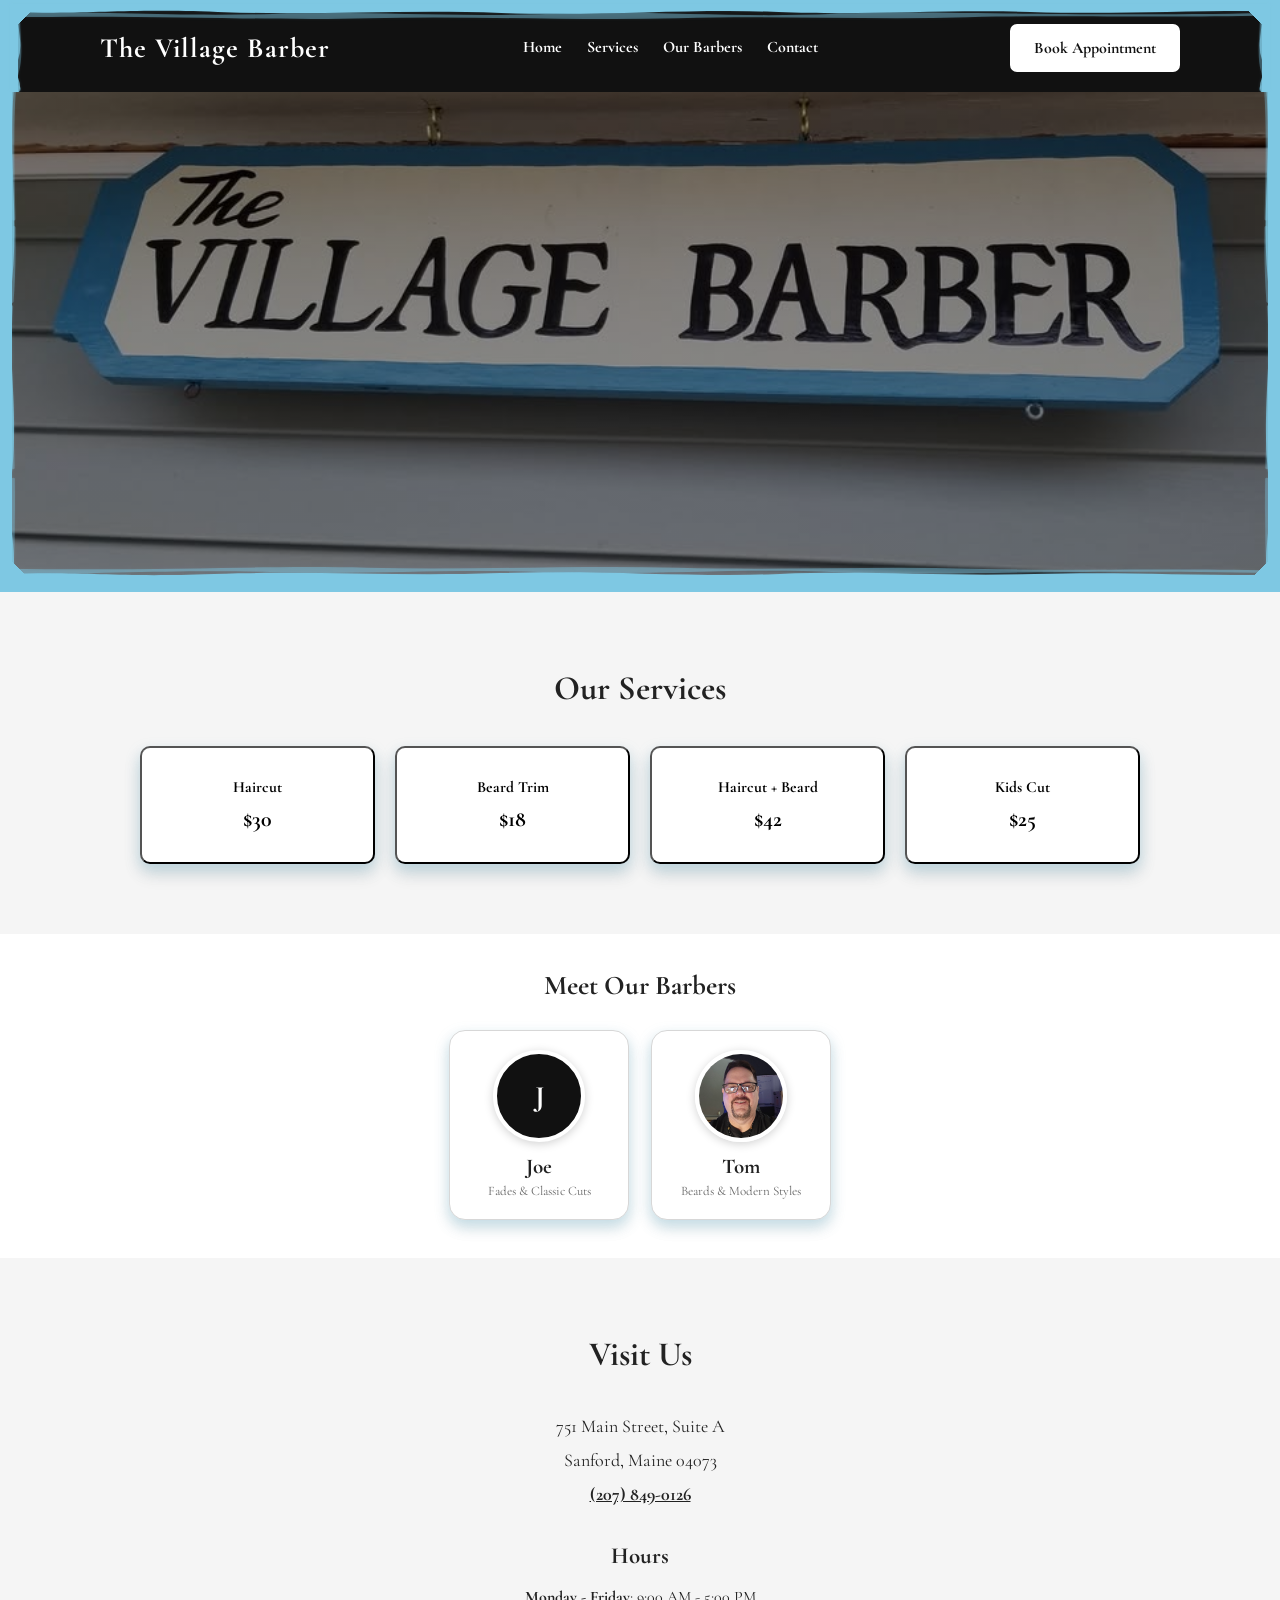
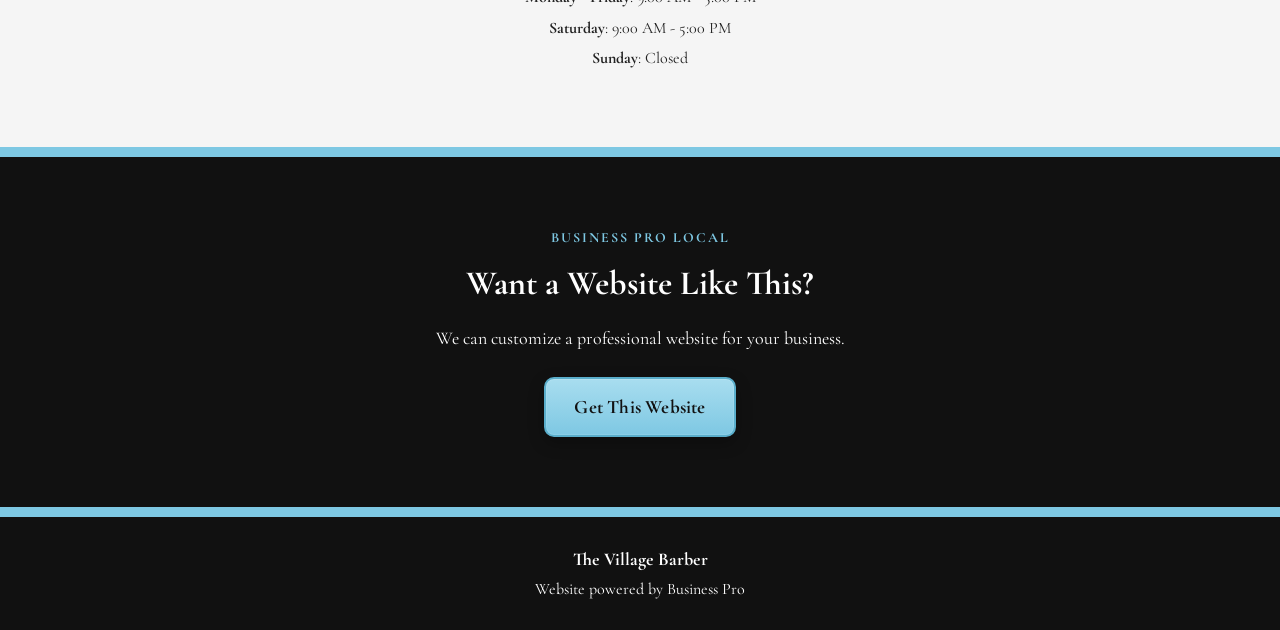
<file: index.html>
<!DOCTYPE html>
<html lang="en">

<head>

  <meta charset="UTF-8">

  <meta
    name="viewport"
    content="width=device-width, initial-scale=1.0"
  >

  <title>Business Pro Barber Demo</title>

  <link
    rel="stylesheet"
        href="style.css?v=6"
  >


  <style>
    /* Business Pro Local demo call-to-action */
    .get-this-website-button {
      --demo-glow-color: 126, 200, 227;
      display: inline-flex;
      align-items: center;
      justify-content: center;
      gap: 10px;
      min-height: 52px;
      padding: 13px 28px;
      border: 2px solid #5aaecb;
      border-radius: 10px;
      background: linear-gradient(180deg, #a8ddef 0%, #7ec8e3 100%);
      color: #111;
      text-decoration: none;
      font-size: 19px;
      font-weight: 700;
      letter-spacing: 0.2px;
      box-shadow:
        0 6px 16px rgba(0, 0, 0, 0.28),
        0 0 0 1px rgba(255, 255, 255, 0.10) inset;
      transition:
        transform 0.2s ease,
        box-shadow 0.2s ease,
        filter 0.2s ease;
    }

    .get-this-website-button:hover {
      transform: translateY(-2px);
      filter: brightness(1.04);
      box-shadow:
        0 9px 20px rgba(0, 0, 0, 0.34),
        0 0 0 1px rgba(255, 255, 255, 0.14) inset;
    }

    .get-this-website-button:active {
      transform: translateY(0);
    }

    .get-this-website-button:focus-visible {
      outline: 3px solid white;
      outline-offset: 4px;
    }

    .get-this-website-button.scroll-glow {
      animation: businessProScrollGlow 900ms ease-out;
    }

    @keyframes businessProScrollGlow {
      0%,
      100% {
        transform: scale(1);
        box-shadow:
          0 6px 16px rgba(0, 0, 0, 0.28),
          0 0 0 rgba(var(--demo-glow-color), 0);
      }

      40% {
        transform: scale(1.08);
        box-shadow:
          0 6px 16px rgba(0, 0, 0, 0.28),
          0 0 24px 8px rgba(var(--demo-glow-color), 0.72);
      }
    }

    @media (max-width: 600px) {
      .get-this-website-button {
        width: min(100%, 320px);
        font-size: 18px;
      }

      header,
      .hero {
        border: 0 !important;
        outline: 0 !important;
        box-shadow: none !important;
      }

      header::before,
      header::after,
      .hero::before,
      .hero::after {
        display: none !important;
        content: none !important;
        background: none !important;
      }
    }
  </style>

</head>


<body>


  <!-- ========================================
       HEADER
  ========================================= -->

  <header>

    <h1 id="shop-name">
      BARBER SHOP
    </h1>


    <nav>

      <a href="#home">
        Home
      </a>

      <a href="#services">
        Services
      </a>

      <a href="#barbers">
        Our Barbers
      </a>

      <a href="#contact">
        Contact
      </a>

    </nav>


    <button
      class="book-button open-booking"
      data-barber=""
    >
      Book Appointment
    </button>

  </header>



  <main>


    <!-- ========================================
         HERO
    ========================================= -->

       <section
      id="home"
      class="hero"
    >

      <img
        class="hero-mobile-image"
        src="images/village-barber.jpg"
        alt="The Village Barber"
      >

    </section>



    <!-- ========================================
         SERVICES
    ========================================= -->

    <section id="services">

      <h2>
        Our Services
      </h2>

      <div
        id="services-list"
        class="services"
      >
      </div>

    </section>



    <!-- ========================================
         MEET OUR BARBERS
    ========================================= -->

    <section
      id="barbers"
      class="barbers-section"
    >

      <h2>
        Meet Our Barbers
      </h2>


      <!--
        Small barber cards are created
        automatically from shop-config.js.

        Customer clicks a barber card
        to open that barber's profile popup.
      -->

      <div
        id="barber-selector"
        class="barber-selector"
      >
      </div>

    </section>



    <!-- ========================================
         CONTACT
    ========================================= -->

    <section id="contact">

      <h2>
        Visit Us
      </h2>


      <p id="shop-address-line1">
      </p>


      <p id="shop-address-line2">
      </p>


      <p>

        <a
          id="shop-phone-link"
          href="#"
        >
        </a>

      </p>


      <div id="shop-hours">
      </div>

    </section>


    <!-- ========================================
         BUSINESS PRO LOCAL
    ========================================= -->

    <section
      id="business-pro-plans"
      class="business-pro-plans"
    >

      <div class="business-pro-plan-heading">

        <p class="business-pro-eyebrow">
          BUSINESS PRO LOCAL
        </p>

        <h2>
          Want a Website Like This?
        </h2>

        <p>
          We can customize a professional website for your business.
        </p>

        <a
          class="get-this-website-button"
          href="join.html"
        >
          Get This Website
        </a>

      </div>

    </section>
  </main>



  <!-- ========================================
       INDIVIDUAL BARBER PROFILE POPUP

       Joe, Tom, or any future barber
       loads inside this popup.
  ========================================= -->

  <div
    id="barber-profile-modal"
    class="barber-profile-modal"
  >

    <div class="barber-profile-modal-content">


      <button
        type="button"
        id="close-barber-profile"
        class="close-barber-profile"
        aria-label="Close barber profile"
      >
        &times;
      </button>


      <div id="barber-profile-content">
      </div>


    </div>

  </div>



  <!-- ========================================
       BOOKING POPUP
  ========================================= -->

  <div
    id="booking-modal"
    class="booking-modal"
  >

    <div class="booking-modal-content">


      <button
        type="button"
        id="close-booking"
        class="close-booking"
        aria-label="Close booking window"
      >
        &times;
      </button>


      <h2>
        Book Your Appointment
      </h2>



      <!-- BARBER -->

      <label for="barber-select">
        Choose Your Barber
      </label>

      <select id="barber-select">

        <option value="">
          Select a barber
        </option>

      </select>


      <p class="booking-with">

        Booking with

        <strong id="selected-barber">
          Select a Barber
        </strong>

      </p>



      <div class="booking-form">


        <!-- SERVICE -->

        <label for="service">
          Choose a Service
        </label>

        <select id="service">

          <option value="">
            Select a service
          </option>

        </select>



        <!-- DATE -->

        <label for="appointment-date">
          Choose a Date
        </label>

        <input
          type="date"
          id="appointment-date"
        >



        <!-- TIME -->

        <label for="appointment-time">
          Choose an Available Time
        </label>

        <select id="appointment-time">

          <option value="">
            Select a time
          </option>

        </select>



        <!-- CUSTOMER NAME -->

        <label for="customer-name">
          Your Name
        </label>

        <input
          type="text"
          id="customer-name"
          placeholder="Enter your name"
        >



        <!-- PHONE -->

        <label for="customer-phone">
          Mobile Phone
        </label>

        <input
          type="tel"
          id="customer-phone"
          placeholder="(207) 555-0123"
        >



        <!-- SMS CONSENT -->

        <label class="sms-consent">

          <input
            type="checkbox"
            id="sms-consent"
          >

          <span>

            I agree to receive appointment confirmations,
            reminders, scheduling updates, and cancellation
            notifications by text message.

            Message and data rates may apply.
            Reply STOP to opt out.

            SMS consent is optional.

          </span>

        </label>


        <p class="sms-policy-links">

          <a
            href="https://village-barber-sms.onrender.com/privacy"
            target="_blank"
            rel="noopener"
          >
            Privacy Policy
          </a>

          |

          <a
            href="https://village-barber-sms.onrender.com/terms"
            target="_blank"
            rel="noopener"
          >
            Terms &amp; Conditions
          </a>

        </p>



        <!-- CONFIRM -->

        <button
          type="button"
          id="confirm-booking"
        >
          Confirm Appointment
        </button>


        <div id="confirmation-message">
        </div>


      </div>

    </div>

  </div>



  <!-- ========================================
       FOOTER
  ========================================= -->

  <footer>

    <p id="footer-shop-name">
      Barber Shop
    </p>

    <p>
      Website powered by Business Pro
    </p>

  </footer>



  <!-- ========================================
       CONFIG + WEBSITE ENGINE
  ========================================= -->

  <script src="shop-config.js"></script>

  <script>

    const joe =
      window.SHOP_CONFIG.barbers.find(
        barber => barber.id === "joe"
      );

    if (joe) {

      joe.gallery = [

        {
          image:
            "images/joe-gallery-1.jpg",
          caption:
            "Kids Cut"
        },

        {
          image:
            "images/joe-gallery-2.jpg",
          caption:
            "Fresh Fade"
        },

        {
          image:
            "images/joe-gallery-3.jpg",
          caption:
            "The Village Barber Family"
        }

      ];

    }

    const websiteButton =
      document.querySelector(".get-this-website-button");

    if (websiteButton) {

      window.addEventListener(
        "scroll",
        () => {

          if (
            websiteButton.classList.contains("scroll-glow")
          ) {
            return;
          }

          websiteButton.classList.add("scroll-glow");

          setTimeout(
            () => {
              websiteButton.classList.remove("scroll-glow");
            },
            900
          );

        },
        { passive: true }
      );

    }

  </script>

  <script src="script.js"></script>


</body>

</html>
</file>
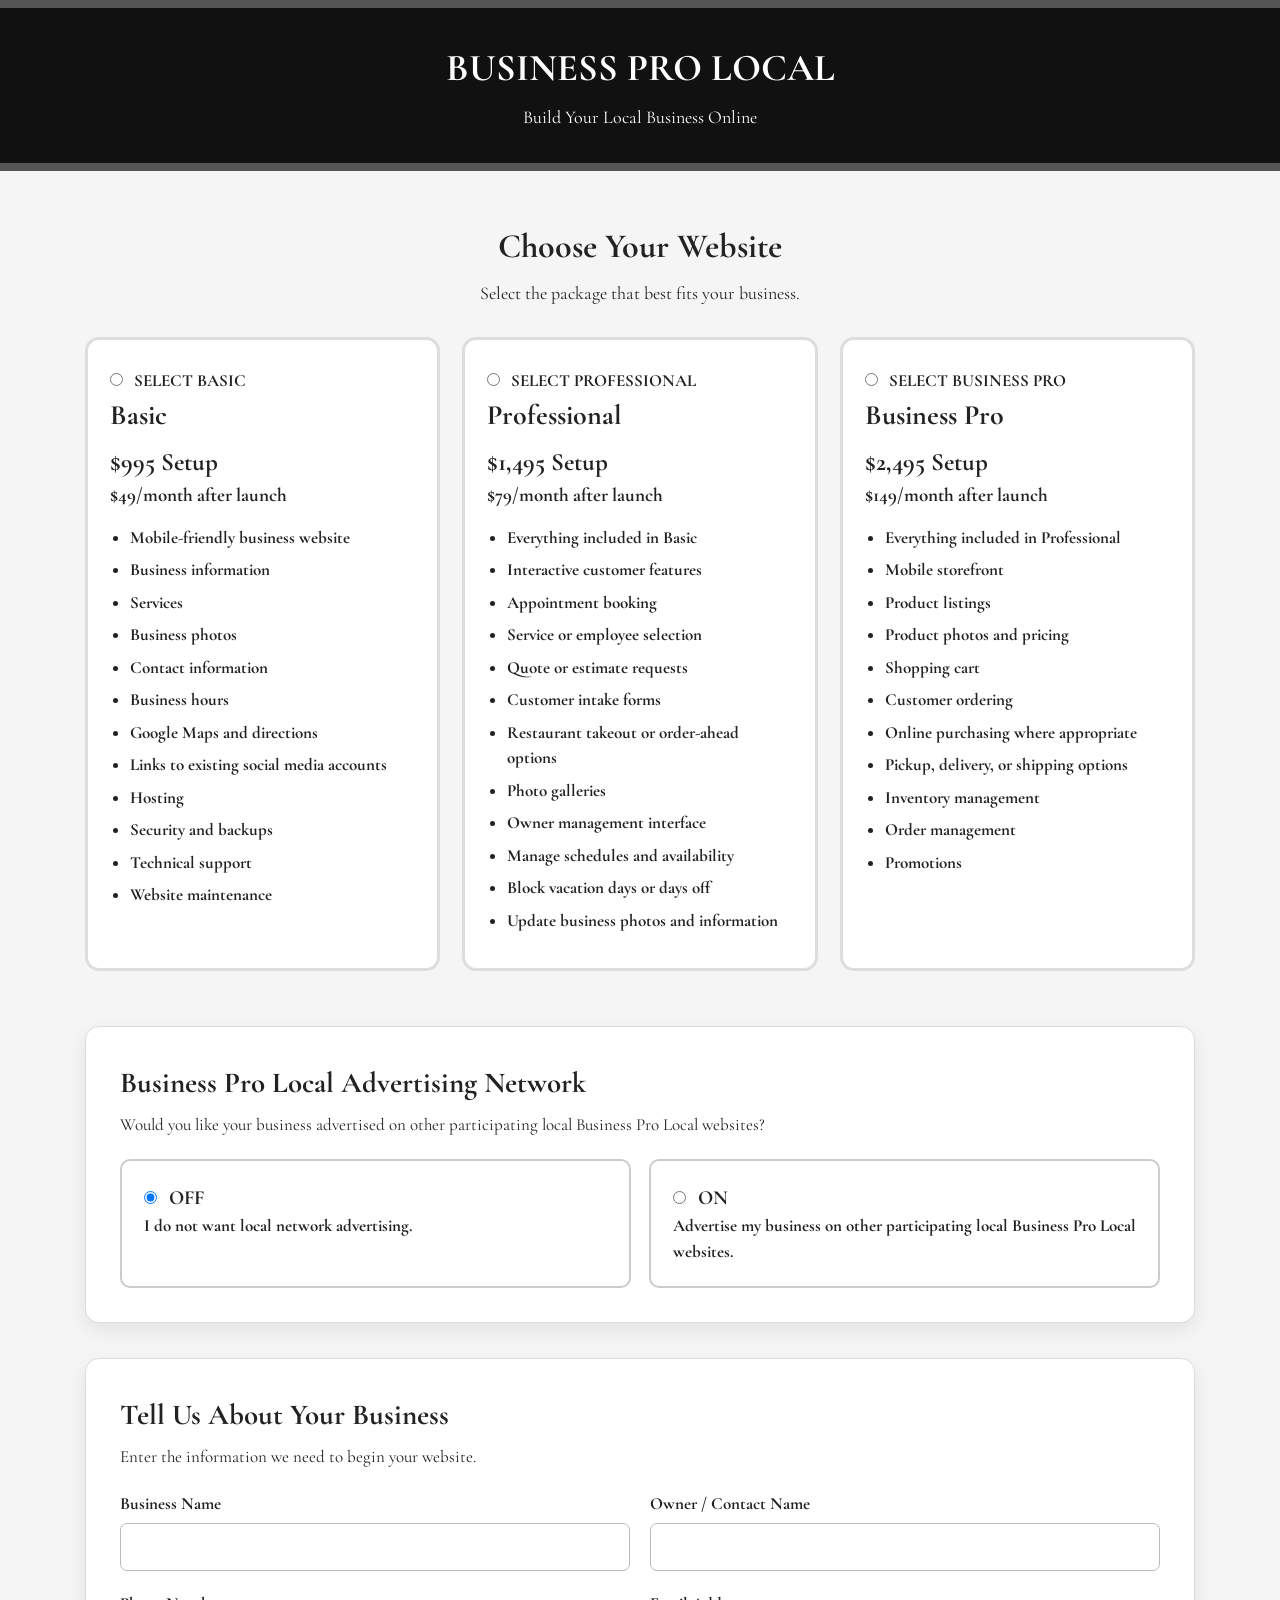
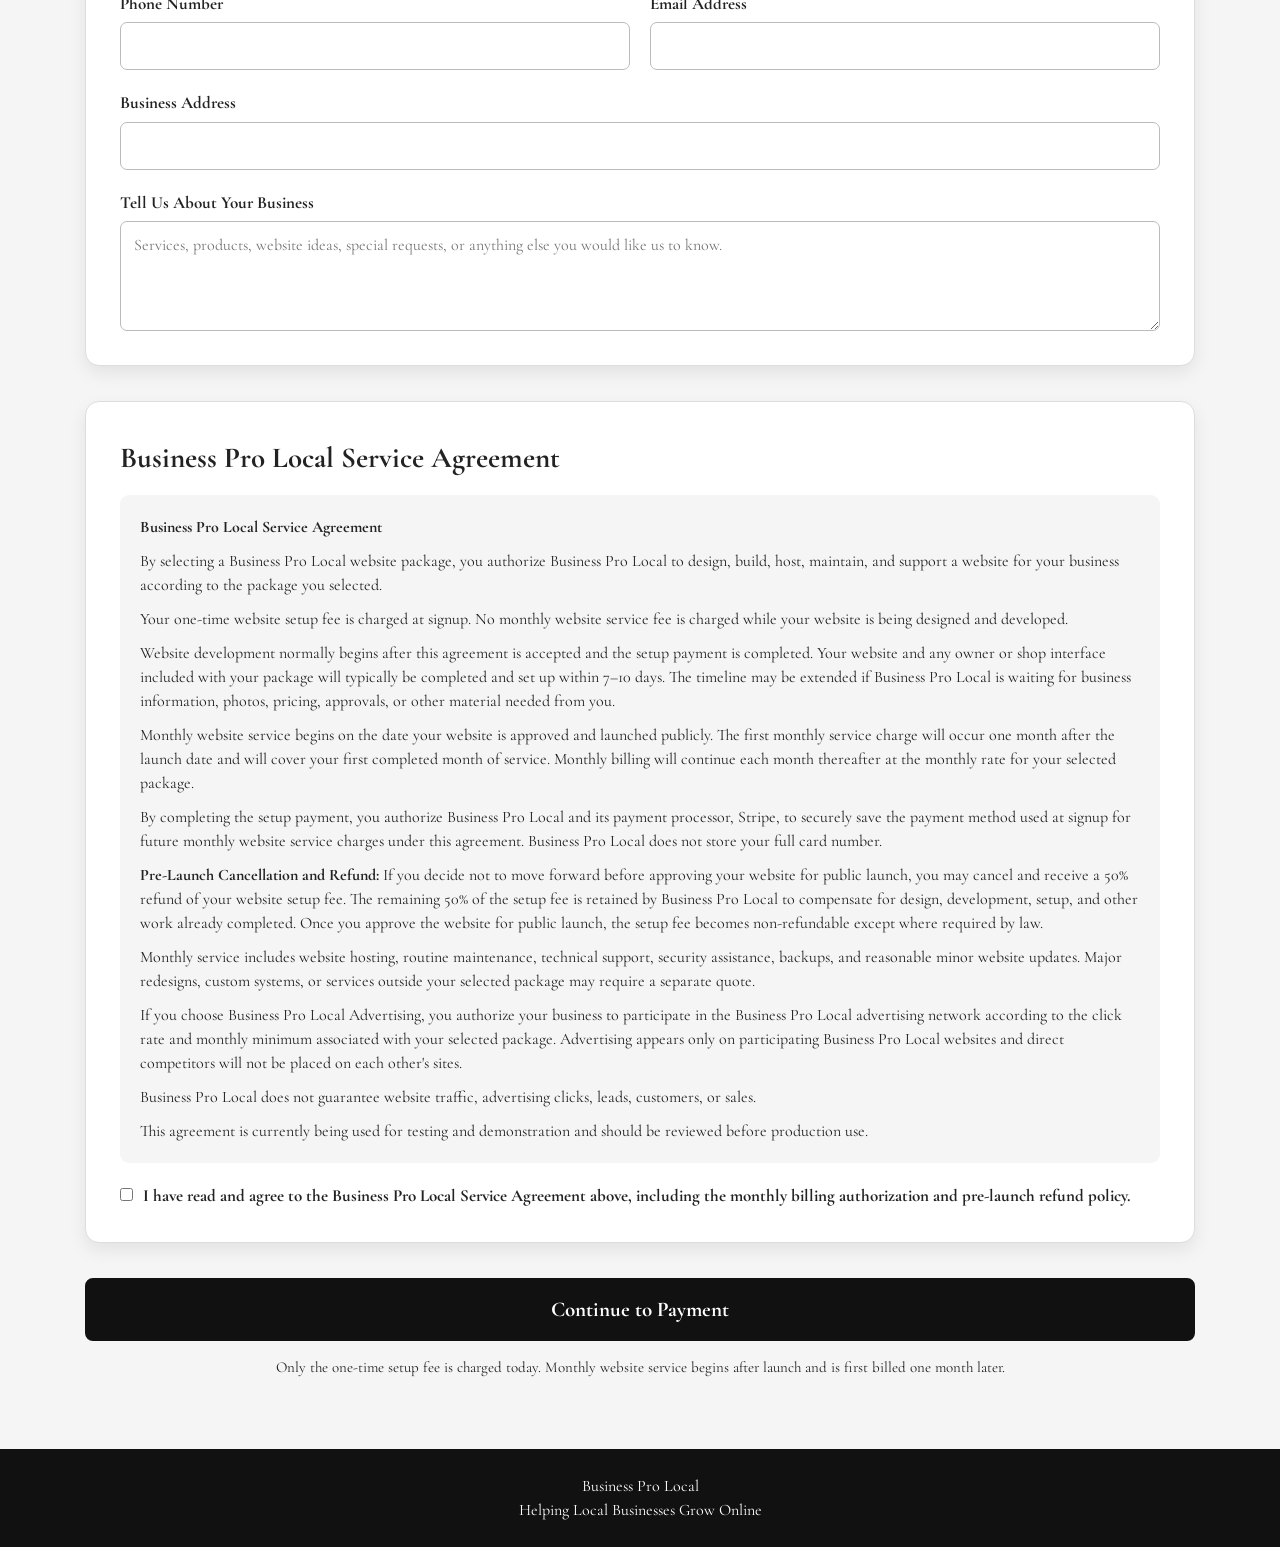
<file: join.html>
<!DOCTYPE html>
<html lang="en">

<head>

  <meta charset="UTF-8">

  <meta
    name="viewport"
    content="width=device-width, initial-scale=1.0"
  >

  <title>Join Business Pro Local</title>

  <link
    rel="preconnect"
    href="https://fonts.googleapis.com"
  >

  <link
    rel="preconnect"
    href="https://fonts.gstatic.com"
    crossorigin
  >

  <link
    href="https://fonts.googleapis.com/css2?family=Cormorant+Garamond:wght@600;700&display=swap"
    rel="stylesheet"
  >

  <style>

    * {
      box-sizing: border-box;
      margin: 0;
      padding: 0;
    }

    body {
      font-family:
        "Cormorant Garamond",
        Georgia,
        "Times New Roman",
        serif;

      background: #f5f5f5;
      color: #222;
      line-height: 1.5;
    }

    header {
      background: #111;
      color: white;
      text-align: center;
      padding: 32px 20px;
      border-top: 8px solid #555;
      border-bottom: 8px solid #555;
    }

    header h1 {
      font-size: 38px;
    }

    header p {
      margin-top: 7px;
      font-size: 18px;
    }

    main {
      width: 100%;
      max-width: 1150px;
      margin: 0 auto;
      padding: 50px 20px 70px;
    }

    .section-heading {
      text-align: center;
      margin-bottom: 30px;
    }

    .section-heading h2 {
      font-size: 34px;
      margin-bottom: 8px;
    }

    .section-heading p {
      font-size: 18px;
    }

    .plan-grid {
      display: grid;
      grid-template-columns: repeat(3, 1fr);
      gap: 22px;
      margin-bottom: 55px;
    }

    .plan-card {
      background: white;
      border: 3px solid #ddd;
      border-radius: 14px;
      padding: 28px 22px;
      cursor: pointer;

      transition:
        border-color 0.2s ease,
        transform 0.2s ease,
        box-shadow 0.2s ease;
    }

    .plan-card:hover {
      transform: translateY(-3px);
      border-color: #555;
    }

    .plan-card.selected {
      border-color: #111;

      box-shadow:
        0 8px 20px rgba(0, 0, 0, 0.15);
    }

    .plan-card input {
      width: auto;
      margin-right: 7px;
    }

    .plan-card h3 {
      font-size: 28px;
      margin-bottom: 8px;
    }

    .setup-price {
      font-size: 25px;
      font-weight: 700;
    }

    .monthly-price {
      font-size: 19px;
      font-weight: 700;
      margin-bottom: 14px;
    }

    .plan-card ul {
      padding-left: 20px;
      margin-top: 15px;
    }

    .plan-card li {
      margin-bottom: 7px;
    }

    .signup-section {
      background: white;
      padding: 34px;
      margin-bottom: 35px;
      border-radius: 14px;
      border: 1px solid #ddd;

      box-shadow:
        0 7px 18px rgba(0, 0, 0, 0.08);
    }

    .signup-section h2 {
      font-size: 29px;
      margin-bottom: 7px;
    }

    .signup-section > p {
      margin-bottom: 22px;
      font-size: 17px;
    }

    .advertising-choice {
      display: grid;
      grid-template-columns: repeat(2, 1fr);
      gap: 18px;
    }

    .advertising-option {
      display: block;
      padding: 22px;
      border: 2px solid #ccc;
      border-radius: 10px;
      cursor: pointer;
    }

    .advertising-option:hover {
      border-color: #555;
    }

    .advertising-option input {
      width: auto;
      margin-right: 8px;
    }

    .advertising-option strong {
      font-size: 20px;
    }

    .ad-details {
      display: none;
      margin-top: 25px;
      padding: 22px;
      background: #111;
      color: white;
      border-radius: 10px;
      border-left: 7px solid #555;
    }

    .ad-details.visible {
      display: block;
    }

    .ad-rate {
      color: white;
      font-size: 24px;
      font-weight: 700;
      margin: 8px 0;
    }

    .network-rules {
      margin-top: 15px;
      padding-left: 20px;
    }

    .network-rules li {
      margin-bottom: 6px;
    }

    .form-grid {
      display: grid;
      grid-template-columns: repeat(2, 1fr);
      gap: 20px;
    }

    .form-field {
      display: flex;
      flex-direction: column;
      gap: 6px;
    }

    .form-field.full-width {
      grid-column: 1 / -1;
    }

    label {
      font-weight: 700;
      font-size: 17px;
    }

    input,
    textarea {
      width: 100%;
      padding: 13px;
      border: 1px solid #bbb;
      border-radius: 7px;
      font-family: inherit;
      font-size: 16px;
    }

    textarea {
      min-height: 110px;
      resize: vertical;
    }

    .agreement-preview {
      background: #f5f5f5;
      padding: 20px;
      border-radius: 9px;
      margin-top: 15px;
    }

    .agreement-preview p {
      margin-bottom: 10px;
    }

    .agreement-preview p:last-child {
      margin-bottom: 0;
    }

    .agreement-checkbox {
      display: flex;
      align-items: flex-start;
      gap: 10px;
      margin-top: 20px;
    }

    .agreement-checkbox input {
      width: auto;
      margin-top: 5px;
    }

    .continue-button {
      display: block;
      width: 100%;
      padding: 16px 24px;
      background: #111;
      color: white;
      border: 3px solid #111;
      border-radius: 8px;
      font-family: inherit;
      font-size: 21px;
      font-weight: 700;
      cursor: pointer;
    }

    .continue-button:hover {
      background: white;
      color: #111;
    }

    .next-step-note {
      text-align: center;
      margin-top: 15px;
      font-size: 15px;
    }

    footer {
      background: #111;
      color: white;
      text-align: center;
      padding: 25px;
    }

    @media (max-width: 850px) {

      .plan-grid {
        grid-template-columns: 1fr;
      }

      .advertising-choice {
        grid-template-columns: 1fr;
      }

    }

    @media (max-width: 600px) {

      header h1 {
        font-size: 30px;
      }

      main {
        padding:
          35px 14px
          55px;
      }

      .signup-section {
        padding: 24px 18px;
      }

      .form-grid {
        grid-template-columns: 1fr;
      }

      .form-field.full-width {
        grid-column: auto;
      }

    }

  </style>

</head>


<body>


  <header>

    <h1>
      BUSINESS PRO LOCAL
    </h1>

    <p>
      Build Your Local Business Online
    </p>

  </header>


  <main>


    <section>

      <div class="section-heading">

        <h2>
          Choose Your Website
        </h2>

        <p>
          Select the package that best fits your business.
        </p>

      </div>


      <div class="plan-grid">


        <label
          class="plan-card"
          data-plan-card="basic"
        >

          <div>

            <input
              type="radio"
              name="website-plan"
              value="basic"
            >

            <strong>
              SELECT BASIC
            </strong>

          </div>

          <h3>
            Basic
          </h3>

          <p class="setup-price">
            $995 Setup
          </p>

          <p class="monthly-price">
            $49/month after launch
          </p>

          <ul>

            <li>
              Mobile-friendly business website
            </li>

            <li>
              Business information
            </li>

            <li>
              Services
            </li>

            <li>
              Business photos
            </li>

            <li>
              Contact information
            </li>

            <li>
              Business hours
            </li>

            <li>
              Google Maps and directions
            </li>

            <li>
              Links to existing social media accounts
            </li>

            <li>
              Hosting
            </li>

            <li>
              Security and backups
            </li>

            <li>
              Technical support
            </li>

            <li>
              Website maintenance
            </li>

          </ul>

        </label>


        <label
          class="plan-card"
          data-plan-card="professional"
        >

          <div>

            <input
              type="radio"
              name="website-plan"
              value="professional"
            >

            <strong>
              SELECT PROFESSIONAL
            </strong>

          </div>

          <h3>
            Professional
          </h3>

          <p class="setup-price">
            $1,495 Setup
          </p>

          <p class="monthly-price">
            $79/month after launch
          </p>

          <ul>

            <li>
              Everything included in Basic
            </li>

            <li>
              Interactive customer features
            </li>

            <li>
              Appointment booking
            </li>

            <li>
              Service or employee selection
            </li>

            <li>
              Quote or estimate requests
            </li>

            <li>
              Customer intake forms
            </li>

            <li>
              Restaurant takeout or order-ahead options
            </li>

            <li>
              Photo galleries
            </li>

            <li>
              Owner management interface
            </li>

            <li>
              Manage schedules and availability
            </li>

            <li>
              Block vacation days or days off
            </li>

            <li>
              Update business photos and information
            </li>

          </ul>

        </label>


        <label
          class="plan-card"
          data-plan-card="business-pro"
        >

          <div>

            <input
              type="radio"
              name="website-plan"
              value="business-pro"
            >

            <strong>
              SELECT BUSINESS PRO
            </strong>

          </div>

          <h3>
            Business Pro
          </h3>

          <p class="setup-price">
            $2,495 Setup
          </p>

          <p class="monthly-price">
            $149/month after launch
          </p>

          <ul>

            <li>
              Everything included in Professional
            </li>

            <li>
              Mobile storefront
            </li>

            <li>
              Product listings
            </li>

            <li>
              Product photos and pricing
            </li>

            <li>
              Shopping cart
            </li>

            <li>
              Customer ordering
            </li>

            <li>
              Online purchasing where appropriate
            </li>

            <li>
              Pickup, delivery, or shipping options
            </li>

            <li>
              Inventory management
            </li>

            <li>
              Order management
            </li>

            <li>
              Promotions
            </li>

          </ul>

        </label>


      </div>

    </section>


    <section class="signup-section">

      <h2>
        Business Pro Local Advertising Network
      </h2>

      <p>
        Would you like your business advertised on other
        participating local Business Pro Local websites?
      </p>


      <div class="advertising-choice">


        <label class="advertising-option">

          <input
            type="radio"
            name="advertising"
            value="off"
            checked
          >

          <strong>
            OFF
          </strong>

          <p>
            I do not want local network advertising.
          </p>

        </label>


        <label class="advertising-option">

          <input
            type="radio"
            name="advertising"
            value="on"
          >

          <strong>
            ON
          </strong>

          <p>
            Advertise my business on other participating
            local Business Pro Local websites.
          </p>

        </label>


      </div>


      <div
        id="ad-details"
        class="ad-details"
      >

        <h3>
          Your Advertising Plan
        </h3>

        <p
          id="ad-rate"
          class="ad-rate"
        >
        </p>

        <p>
          Your advertisement will only appear on other
          participating local Business Pro Local websites.
        </p>

        <ul class="network-rules">

          <li>
            Local Business Pro Local network only
          </li>

          <li>
            Not Google Ads
          </li>

          <li>
            Not Facebook or social media advertising
          </li>

          <li>
            No direct competitor advertising
          </li>

          <li>
            You pay according to your selected
            Business Pro Local website package
          </li>

        </ul>

      </div>

    </section>


    <section class="signup-section">

      <h2>
        Tell Us About Your Business
      </h2>

      <p>
        Enter the information we need to begin your website.
      </p>


      <div class="form-grid">


        <div class="form-field">

          <label for="business-name">
            Business Name
          </label>

          <input
            type="text"
            id="business-name"
          >

        </div>


        <div class="form-field">

          <label for="owner-name">
            Owner / Contact Name
          </label>

          <input
            type="text"
            id="owner-name"
          >

        </div>


        <div class="form-field">

          <label for="business-phone">
            Phone Number
          </label>

          <input
            type="tel"
            id="business-phone"
          >

        </div>


        <div class="form-field">

          <label for="business-email">
            Email Address
          </label>

          <input
            type="email"
            id="business-email"
          >

        </div>


        <div class="form-field full-width">

          <label for="business-address">
            Business Address
          </label>

          <input
            type="text"
            id="business-address"
          >

        </div>


        <div class="form-field full-width">

          <label for="business-notes">
            Tell Us About Your Business
          </label>

          <textarea
            id="business-notes"
            placeholder="Services, products, website ideas, special requests, or anything else you would like us to know."
          ></textarea>

        </div>


      </div>

    </section>


    <section class="signup-section">

      <h2>
        Business Pro Local Service Agreement
      </h2>


      <div class="agreement-preview">

        <p>
          <strong>
            Business Pro Local Service Agreement
          </strong>
        </p>

        <p>
          By selecting a Business Pro Local website package,
          you authorize Business Pro Local to design, build, host,
          maintain, and support a website for your business according
          to the package you selected.
        </p>

        <p>
          Your one-time website setup fee is charged at signup.
          No monthly website service fee is charged while your
          website is being designed and developed.
        </p>

        <p>
          Website development normally begins after this agreement
          is accepted and the setup payment is completed. Your website
          and any owner or shop interface included with your package
          will typically be completed and set up within 7–10 days.
          The timeline may be extended if Business Pro Local is waiting
          for business information, photos, pricing, approvals, or other
          material needed from you.
        </p>

        <p>
          Monthly website service begins on the date your website is
          approved and launched publicly. The first monthly service
          charge will occur one month after the launch date and will
          cover your first completed month of service. Monthly billing
          will continue each month thereafter at the monthly rate for
          your selected package.
        </p>

        <p>
          By completing the setup payment, you authorize Business Pro
          Local and its payment processor, Stripe, to securely save the
          payment method used at signup for future monthly website
          service charges under this agreement. Business Pro Local does
          not store your full card number.
        </p>

        <p>
          <strong>Pre-Launch Cancellation and Refund:</strong>
          If you decide not to move forward before approving your
          website for public launch, you may cancel and receive a
          50% refund of your website setup fee. The remaining 50%
          of the setup fee is retained by Business Pro Local to
          compensate for design, development, setup, and other work
          already completed. Once you approve the website for public
          launch, the setup fee becomes non-refundable except where
          required by law.
        </p>

        <p>
          Monthly service includes website hosting, routine maintenance,
          technical support, security assistance, backups, and reasonable
          minor website updates. Major redesigns, custom systems, or
          services outside your selected package may require a separate
          quote.
        </p>

        <p>
          If you choose Business Pro Local Advertising, you authorize
          your business to participate in the Business Pro Local
          advertising network according to the click rate and monthly
          minimum associated with your selected package. Advertising
          appears only on participating Business Pro Local websites and
          direct competitors will not be placed on each other's sites.
        </p>

        <p>
          Business Pro Local does not guarantee website traffic,
          advertising clicks, leads, customers, or sales.
        </p>

        <p>
          This agreement is currently being used for testing and
          demonstration and should be reviewed before production use.
        </p>

      </div>


      <label class="agreement-checkbox">

        <input
          type="checkbox"
          id="agreement-ready"
        >

        <span>
          I have read and agree to the Business Pro Local Service
          Agreement above, including the monthly billing authorization
          and pre-launch refund policy.
        </span>

      </label>

    </section>


    <button
      type="button"
      id="continue-button"
      class="continue-button"
    >
      Continue to Payment
    </button>


    <p class="next-step-note">
      Only the one-time setup fee is charged today. Monthly website
      service begins after launch and is first billed one month later.
    </p>


  </main>


  <footer>

    <p>
      Business Pro Local
    </p>

    <p>
      Helping Local Businesses Grow Online
    </p>

  </footer>


  <script>

    const CHECKOUT_ENDPOINT =
      "https://village-barber-sms.onrender.com/create-checkout-session";


    const planRates = {

      basic: {
        clickRate: "$0.75 per click",
        minimum: "$25 monthly minimum"
      },

      professional: {
        clickRate: "$1.25 per click",
        minimum: "$50 monthly minimum"
      },

      "business-pro": {
        clickRate: "$2.00 per click",
        minimum: "$75 monthly minimum"
      }

    };


    const planInputs =
      document.querySelectorAll(
        'input[name="website-plan"]'
      );


    const planCards =
      document.querySelectorAll(
        "[data-plan-card]"
      );


    const advertisingInputs =
      document.querySelectorAll(
        'input[name="advertising"]'
      );


    const adDetails =
      document.getElementById(
        "ad-details"
      );


    const adRate =
      document.getElementById(
        "ad-rate"
      );


    const continueButton =
      document.getElementById(
        "continue-button"
      );


    let selectedPlan =
      "";


    function selectPlan(
      plan
    ) {

      if (!planRates[plan]) {
        return;
      }


      selectedPlan =
        plan;


      planInputs.forEach(
        input => {

          input.checked =
            input.value === plan;

        }
      );


      planCards.forEach(
        card => {

          card.classList.toggle(
            "selected",
            card.dataset.planCard === plan
          );

        }
      );


      updateAdvertisingRate();

    }


    function updateAdvertisingRate() {

      const selectedAdvertising =
        document.querySelector(
          'input[name="advertising"]:checked'
        );


      const advertisingOn =
        selectedAdvertising &&
        selectedAdvertising.value === "on";


      if (!advertisingOn) {

        adDetails.classList.remove(
          "visible"
        );

        return;

      }


      adDetails.classList.add(
        "visible"
      );


      if (!selectedPlan) {

        adRate.textContent =
          "Choose a website package to see your advertising rate.";

        return;

      }


      const rate =
        planRates[
          selectedPlan
        ];


      adRate.textContent =
        `${rate.clickRate} • ${rate.minimum}`;

    }


    planInputs.forEach(
      input => {

        input.addEventListener(
          "change",
          () => {

            selectPlan(
              input.value
            );

          }
        );

      }
    );


    advertisingInputs.forEach(
      input => {

        input.addEventListener(
          "change",
          updateAdvertisingRate
        );

      }
    );


    const params =
      new URLSearchParams(
        window.location.search
      );


    const requestedPlan =
      params.get(
        "plan"
      );


    if (
      requestedPlan &&
      planRates[
        requestedPlan
      ]
    ) {

      selectPlan(
        requestedPlan
      );

    }


    const paymentStatus =
      params.get(
        "payment"
      );


    if (paymentStatus === "success") {

      window.setTimeout(
        () => {

          alert(
            "Setup payment completed successfully. No monthly service fee was charged today. Thank you for joining Business Pro Local."
          );

        },
        300
      );

    }


    if (paymentStatus === "cancelled") {

      window.setTimeout(
        () => {

          alert(
            "Payment was cancelled. Your information has not been charged."
          );

        },
        300
      );

    }


    continueButton.addEventListener(
      "click",
      async () => {

        const businessName =
          document.getElementById(
            "business-name"
          ).value.trim();


        const ownerName =
          document.getElementById(
            "owner-name"
          ).value.trim();


        const phone =
          document.getElementById(
            "business-phone"
          ).value.trim();


        const email =
          document.getElementById(
            "business-email"
          ).value.trim();


        const businessAddress =
          document.getElementById(
            "business-address"
          ).value.trim();


        const businessNotes =
          document.getElementById(
            "business-notes"
          ).value.trim();


        const selectedAdvertising =
          document.querySelector(
            'input[name="advertising"]:checked'
          );


        const advertising =
          selectedAdvertising
            ? selectedAdvertising.value
            : "off";


        const agreementReady =
          document.getElementById(
            "agreement-ready"
          ).checked;


        if (!selectedPlan) {

          alert(
            "Please choose a website package."
          );

          return;

        }


        if (
          !businessName ||
          !ownerName ||
          !phone ||
          !email
        ) {

          alert(
            "Please complete your business name, contact name, phone number, and email address."
          );

          return;

        }


        if (!agreementReady) {

          alert(
            "Please read and agree to the Business Pro Local Service Agreement."
          );

          return;

        }


        continueButton.disabled =
          true;

        continueButton.textContent =
          "Opening Secure Payment...";


        try {

          const response =
            await fetch(
              CHECKOUT_ENDPOINT,
              {

                method: "POST",

                headers: {
                  "Content-Type": "application/json"
                },

                body:
                  JSON.stringify({
                    plan: selectedPlan,
                    advertising,
                    businessName,
                    ownerName,
                    phone,
                    email,
                    businessAddress,
                    businessNotes
                  })

              }
            );


          const result =
            await response.json();


          if (
            !response.ok ||
            !result.success ||
            !result.url
          ) {

            throw new Error(
              result.error ||
              "Stripe checkout could not be started."
            );

          }


          window.location.href =
            result.url;


        } catch (error) {

          console.error(
            "Checkout error:",
            error
          );


          alert(
            error.message ||
            "Payment could not be started. Please try again."
          );


          continueButton.disabled =
            false;

          continueButton.textContent =
            "Continue to Payment";

        }

      }
    );

  </script>


</body>

</html>
</file>
<file: style.css>
@import url('https://fonts.googleapis.com/css2?family=Cormorant+Garamond:wght@600;700&display=swap');

/* ============================================================
   BUSINESS PRO BARBER TEMPLATE
   CUSTOMER WEBSITE
============================================================ */


/* ============================================================
   RESET
============================================================ */

* {
  box-sizing: border-box;
  margin: 0;
  padding: 0;
}


html {
  scroll-behavior: smooth;
}


body {
    font-family: "Cormorant Garamond", Georgia, "Times New Roman", serif;
  background: #f5f5f5;
  color: #222;
  line-height: 1.6;
}

/* ============================================================
   VILLAGE BARBER SIGN-INSPIRED DISPLAY FONT
============================================================ */

header h1,
section h2,
.service-card h3,
.barber-selector-card h3,
.barber-popup-info h2,
.barber-popup-work h3,
#shop-hours h3,
.booking-modal-content h2,
.booking-confirmed h3,
.booking-cancelled h3,
footer p:first-child {
  font-family: "Cormorant Garamond", Georgia, "Times New Roman", serif;
  font-weight: 700;
}




/* ============================================================
   HEADER
============================================================ */

header {
  
  position: relative;
  background: #111;
  color: white;

  border-top: 4px solid #7ec8e3;
  border-left: 4px solid #7ec8e3;
  border-right: 4px solid #7ec8e3;
  border-left-width: 10px;
  border-right-width: 10px;

  padding: 20px 7%;

  display: flex;
  align-items: center;
  justify-content: space-between;

  gap: 25px;

  flex-wrap: wrap;
}


header::before {
  content: "";
  position: absolute;
  top: 0;
  left: 0;
  right: 0;
  bottom: 0;
  z-index: 2;
  pointer-events: none;

  background-image:
    url("data:image/svg+xml,%3Csvg xmlns='http://www.w3.org/2000/svg' viewBox='0 0 1000 18' preserveAspectRatio='none'%3E%3Cpath fill='%237ec8e3' d='M0 0H1000V8 C930 7 880 12 810 9 S680 13 610 9 S470 14 390 10 S245 13 165 9 S70 12 0 9Z'/%3E%3Cpath fill='%237ec8e3' opacity='.45' d='M0 8 C90 10 145 14 215 11 S350 15 430 11 S575 16 655 11 S815 15 1000 10 V13 C900 16 835 12 760 15 S610 13 530 16 S365 13 285 16 S120 12 0 15Z'/%3E%3C/svg%3E"),
    linear-gradient(#7ec8e3, #7ec8e3),
    linear-gradient(#7ec8e3, #7ec8e3),
    url("data:image/svg+xml,%3Csvg xmlns='http://www.w3.org/2000/svg' viewBox='0 0 1000 120' preserveAspectRatio='none'%3E%3Cg fill='none' stroke='%237ec8e3' stroke-linecap='round' stroke-linejoin='round'%3E%3Cpath d='M4 2 C0 28 8 51 3 75 S7 104 4 118 M996 2 C1000 28 992 51 997 75 S993 104 996 118' stroke-width='7' opacity='.80'/%3E%3Cpath d='M8 1 C4 31 11 61 6 91 S10 109 7 118 M992 1 C996 31 989 61 994 91 S990 109 993 118' stroke-width='2.5' opacity='.34' stroke-dasharray='155 9 92 6 185 12'/%3E%3C/g%3E%3C/svg%3E");
  background-size:
    100% 16px,
    8px 100%,
    8px 100%,
    100% 100%;
  background-position:
    top left,
    top left,
    top right,
    center;
  background-repeat: no-repeat;

  filter: drop-shadow(0 0 1.5px rgba(126, 200, 227, 0.22));
}


header::after {
  content: "";
  position: absolute;
  inset: 0;
  pointer-events: none;
  z-index: 2;
  background:
    linear-gradient(135deg, #7ec8e3 0 50%, transparent 51%) top left / 28px 28px no-repeat,
    linear-gradient(225deg, #7ec8e3 0 50%, transparent 51%) top right / 28px 28px no-repeat;
}
header > * {
  position: relative;
  z-index: 3;
}
header h1 {
  font-size: 28px;
  letter-spacing: 1px;
  line-height: 1;
}


nav {
  display: flex;
  align-items: center;
  gap: 25px;
}


nav a {
  color: white;
  text-decoration: none;
  font-weight: bold;
}


nav a:hover {
  text-decoration: underline;
}



/* ============================================================
   BUTTONS
============================================================ */

button,
input,
select,
textarea {
  font-family: "Cormorant Garamond", Georgia, "Times New Roman", serif;
}
.book-button,
#confirm-booking,
.cancel-appointment {
  display: inline-block;

  background: white;
  color: #111;

  border: 2px solid #111;

  padding: 12px 22px;

  border-radius: 7px;

  font-size: 16px;
  font-weight: bold;

  cursor: pointer;

  transition:
    background 0.2s ease,
    color 0.2s ease,
    transform 0.2s ease;
}


.book-button:hover,
#confirm-booking:hover {
  background: #111;
  color: white;
}


.book-button:active,
#confirm-booking:active {
  transform: scale(0.98);
}


header .book-button {
  border-color: white;
}


header .book-button:hover {
  background: white;
  color: #111;
}



/* ============================================================
   HERO
============================================================ */

.hero {
  position: relative;
  overflow: hidden;

  border-left: 4px solid #7ec8e3;
  border-right: 4px solid #7ec8e3;
    border-bottom: 10px solid #7ec8e3;

  min-height: 500px;

  background-image:
    linear-gradient(
      rgba(0, 0, 0, 0.40),
      rgba(0, 0, 0, 0.40)
    ),
    url("images/village-barber.jpg");

  background-size: cover;
  background-position: center;
  background-repeat: no-repeat;

  color: white;

  display: flex;
  align-items: center;
  justify-content: center;

  text-align: center;

  padding: 120px 20px;
}


.hero::before {
  content: "";
  position: absolute;
  top: 0;
  left: 0;
  right: 0;
  bottom: 0;
  z-index: 2;
  pointer-events: none;

  background-image:
    linear-gradient(#7ec8e3, #7ec8e3),
    linear-gradient(#7ec8e3, #7ec8e3),
    url("data:image/svg+xml,%3Csvg xmlns='http://www.w3.org/2000/svg' viewBox='0 0 1000 18' preserveAspectRatio='none'%3E%3Cpath fill='%237ec8e3' d='M0 18H1000V10 C930 11 880 6 810 9 S680 5 610 9 S470 4 390 8 S245 5 165 9 S70 6 0 9Z'/%3E%3Cpath fill='%237ec8e3' opacity='.45' d='M0 10 C90 8 145 4 215 7 S350 3 430 7 S575 2 655 7 S815 3 1000 8 V5 C900 2 835 6 760 3 S610 5 530 2 S365 5 285 2 S120 6 0 3Z'/%3E%3C/svg%3E"),
    url("data:image/svg+xml,%3Csvg xmlns='http://www.w3.org/2000/svg' viewBox='0 0 1000 500' preserveAspectRatio='none'%3E%3Cg fill='none' stroke='%237ec8e3' stroke-linecap='round' stroke-linejoin='round'%3E%3Cpath d='M4 0 C0 65 8 125 3 190 S8 320 3 385 S7 455 4 500 M996 0 C1000 65 992 125 997 190 S992 320 997 385 S993 455 996 500' stroke-width='7' opacity='.80'/%3E%3Cpath d='M8 0 C4 72 11 145 6 218 S11 365 6 500 M992 0 C996 72 989 145 994 218 S989 365 994 500' stroke-width='2.5' opacity='.34' stroke-dasharray='130 8 76 5 165 11'/%3E%3C/g%3E%3C/svg%3E");
  background-size:
    8px 100%,
    8px 100%,
    100% 16px,
    100% 100%;
  background-position:
    top left,
    top right,
    bottom left,
    center;
  background-repeat: no-repeat;

  filter: drop-shadow(0 0 1.5px rgba(126, 200, 227, 0.22));
}


.hero::after {
    content: "";
  position: absolute;
  inset: 0;
  pointer-events: none;
  z-index: 2;
  background:
    linear-gradient(45deg, #7ec8e3 0 50%, transparent 51%) bottom left / 28px 28px no-repeat,
    linear-gradient(315deg, #7ec8e3 0 50%, transparent 51%) bottom right / 28px 28px no-repeat;
}



.hero-content {
  position: relative;
  z-index: 3;
  max-width: 850px;
}


.hero h2 {
  font-size: 48px;

  margin-bottom: 15px;

  letter-spacing: 3px;

  text-shadow:
    0 2px 6px rgba(0, 0, 0, 0.8);
}


.hero p {
  font-size: 20px;

  margin-bottom: 30px;

  text-shadow:
    0 2px 6px rgba(0, 0, 0, 0.8);
}


.hero .book-button {
  background: white;
  color: #111;
}
.hero-mobile-image {
  display: none;
}


/* ============================================================
   GENERAL SECTIONS
============================================================ */

section {
  padding: 70px 7%;
}


section h2 {
  text-align: center;

  font-size: 34px;

  margin-bottom: 30px;
}



/* ============================================================
   SERVICES
============================================================ */

.services {
  max-width: 1000px;

  margin: 0 auto;

  display: grid;

  grid-template-columns:
    repeat(4, 1fr);

  gap: 20px;
}


.service-card {
  background: white;

  padding: 30px 15px;

  text-align: center;

  border-radius: 10px;

  cursor: pointer;
  touch-action: manipulation;
  -webkit-tap-highlight-color: transparent;
  user-select: none;

  box-shadow:
                0 6px 14px rgba(126, 200, 227, 0.34),
    0 10px 18px rgba(0, 0, 0, 0.12);
}


.service-card h3 {
  margin-bottom: 10px;
}


.service-card p {
  font-size: 22px;
  font-weight: bold;
}


.service-card-icon,
.service-card-arrow {
  display: none;
}



/* ============================================================
   MEET OUR BARBERS
============================================================ */

.barbers-section {
  background: white;

  padding-top: 30px;
  padding-bottom: 38px;

  text-align: center;
}


.barbers-section > h2 {
  font-size: 27px;

  margin-bottom: 22px;
}



/* ============================================================
   CENTERED BARBER CARD GROUP
============================================================ */

.barber-selector {
  width: 100%;

  max-width: 1000px;

  margin: 0 auto;

  display: flex;

  justify-content: center;
  align-items: stretch;

  flex-wrap: wrap;

  gap: 22px;
}



/* ============================================================
   SMALL CLICKABLE BARBER CARD
============================================================ */

.barber-selector-card {
  width: 180px;

  flex:
    0 1
    180px;

  min-height: 190px;

  background: white;
  color: #222;

  border: 1px solid #d7d7d7;

  border-radius: 16px;

  padding: 18px 14px 16px;

  font-family: inherit;

  text-align: center;

  cursor: pointer;

  box-shadow:
        0 6px 14px rgba(126, 200, 227, 0.34),
    0 8px 16px rgba(0, 0, 0, 0.10);

  transition:
    transform 0.2s ease,
    box-shadow 0.2s ease,
    border-color 0.2s ease;
}


.barber-selector-card:hover {
  transform: translateY(-4px);

  border-color: #111;

  box-shadow:
    0 8px 20px rgba(0, 0, 0, 0.15);
}


.barber-selector-card:focus-visible {
  outline: 3px solid #111;
  outline-offset: 3px;
}


.barber-selector-card h3 {
  font-size: 21px;

  margin-top: 12px;
  margin-bottom: 4px;
}


.barber-card-specialty {
  font-size: 13px;

  line-height: 1.35;

  color: #666;
}



/* ============================================================
   SMALL BARBER PROFILE PHOTO
============================================================ */

.barber-card-photo {
  width: 92px;
  height: 92px;

  margin: 0 auto;

  display: flex;

  align-items: center;
  justify-content: center;

  object-fit: cover;

  border-radius: 50%;

  border: 4px solid white;

  box-shadow:
    0 2px 10px rgba(0, 0, 0, 0.18);
}


.barber-card-photo.barber-photo-placeholder {
  background: #111;
  color: white;

  font-size: 28px;
  font-weight: bold;
}



/* ============================================================
   BARBER PROFILE POPUP OVERLAY
============================================================ */

.barber-profile-modal {
  display: none;

  position: fixed;

  inset: 0;

  z-index: 1100;

  padding: 20px;

  background:
    rgba(0, 0, 0, 0.78);

  align-items: center;
  justify-content: center;

  overflow-y: auto;
}


.barber-profile-modal.open {
  display: flex;
}



/* ============================================================
   BARBER PROFILE POPUP BOX
============================================================ */

.barber-profile-modal-content {
  position: relative;

  width: 100%;
  max-width: 850px;

  max-height: 92vh;

  overflow-y: auto;

  background: white;

  border-radius: 16px;

  padding: 38px;

  box-shadow:
    0 14px 50px rgba(0, 0, 0, 0.42);
}



/* ============================================================
   CLOSE PROFILE POPUP
============================================================ */

.close-barber-profile {
  position: absolute;

  top: 10px;
  right: 15px;

  z-index: 10;

  background: none;
  border: none;

  color: #333;

  font-size: 38px;
  line-height: 1;

  cursor: pointer;
}


.close-barber-profile:hover {
  color: #000;
}



/* ============================================================
   BARBER PROFILE HEADER
============================================================ */

.barber-popup-header {
  display: flex;

  align-items: center;

  gap: 28px;

  padding-right: 30px;

  margin-bottom: 30px;
}


.barber-popup-photo {
  width: 150px;
  height: 150px;

  flex-shrink: 0;

  display: flex;

  align-items: center;
  justify-content: center;

  object-fit: cover;

  border-radius: 50%;

  border: 5px solid #f2f2f2;

  box-shadow:
    0 3px 14px rgba(0, 0, 0, 0.18);
}


.barber-popup-photo.barber-photo-placeholder {
  background: #111;
  color: white;

  font-size: 44px;
  font-weight: bold;
}


.barber-popup-info {
  flex: 1;

  min-width: 0;
}


.barber-popup-info h2 {
  font-size: 34px;

  margin-bottom: 4px;
}


.barber-popup-tagline {
  font-size: 18px;
  font-weight: bold;

  margin-bottom: 8px;
}


.barber-popup-specialties {
  font-size: 14px;

  color: #444;

  margin-bottom: 12px;
}


.barber-popup-bio {
  color: #555;

  max-width: 580px;
}



/* ============================================================
   BARBER'S WORK
============================================================ */

.barber-popup-work {
  margin-top: 12px;
}


.barber-popup-work h3 {
  text-align: center;

  font-size: 25px;

  margin-bottom: 18px;
}



/* ============================================================
   BARBER GALLERY
============================================================ */

.barber-gallery {
  display: grid;

  grid-template-columns:
    repeat(3, 1fr);

  gap: 14px;

  margin-bottom: 28px;
}


.gallery-item {
  background: #f4f4f4;

  border-radius: 10px;

  overflow: hidden;

  box-shadow:
    0 2px 8px rgba(0, 0, 0, 0.12);
}


.gallery-item img {
  display: block;

  width: 100%;
  height: 210px;

  object-fit: cover;
}


.gallery-item figcaption {
  padding: 9px;

  text-align: center;

  font-size: 14px;
  font-weight: bold;
}


.gallery-empty {
  grid-column: 1 / -1;

  min-height: 150px;

  display: flex;

  align-items: center;
  justify-content: center;

      background: #f5f5f5;

  border: 2px dashed #bbb;

  border-radius: 10px;

  padding: 25px;

  color: #666;

  text-align: center;
}



/* ============================================================
   BARBER DEMO PHOTO UPLOAD
============================================================ */

.gallery-upload-slot {
  min-width: 0;
}


.gallery-upload-input {
  display: none;
}


.gallery-upload-empty,
.gallery-upload-preview {
  width: 100%;
  min-height: 249px;

  border-radius: 10px;
}


.gallery-upload-empty {
  display: flex;

  flex-direction: column;

  align-items: center;
  justify-content: center;

  gap: 8px;

  padding: 18px;

  background: #f5f5f5;

  border: 2px dashed #999;

  text-align: center;

  cursor: pointer;

  transition:
    background 0.2s ease,
    border-color 0.2s ease,
    transform 0.2s ease;
}


.gallery-upload-empty:hover,
.gallery-upload-empty.drag-over {
  background: #eeeeee;

  border-color: #111;

  transform: translateY(-2px);
}


.gallery-upload-empty:focus-visible {
  outline: 3px solid #111;

  outline-offset: 3px;
}


.gallery-upload-plus {
  width: 42px;
  height: 42px;

  display: flex;

  align-items: center;
  justify-content: center;

  background: #111;
  color: white;

  border-radius: 50%;

  font-size: 30px;
  line-height: 1;
}


.gallery-upload-empty strong {
  display: block;

  font-size: 15px;

  line-height: 1.35;
}


.gallery-upload-empty span {
  font-size: 13px;

  color: #444;
}


.gallery-upload-empty small {
  font-size: 11px;

  color: #777;
}


.gallery-upload-preview {
  overflow: hidden;

  background: #f4f4f4;

  box-shadow:
    0 2px 8px rgba(0, 0, 0, 0.12);
}


.gallery-upload-preview[hidden],
.gallery-upload-empty[hidden] {
  display: none;
}


.gallery-upload-preview img {
  display: block;

  width: 100%;
  height: 210px;

  object-fit: cover;
}


.gallery-replace-photo {
  width: 100%;
  min-height: 39px;

  padding: 9px 12px;

  background: white;
  color: #111;

  border: none;
  border-top: 1px solid #ddd;

  font-family: inherit;
  font-size: 13px;
  font-weight: bold;

  cursor: pointer;
}


.gallery-replace-photo:hover {
  background: #111;
  color: white;
}


.gallery-replace-photo:focus-visible {
  outline: 3px solid #111;

  outline-offset: -3px;
}


/* ============================================================
   BOOK WITH BARBER
============================================================ */

.barber-popup-book-button {
  display: block;

  width: 100%;
  max-width: 380px;

  margin: 0 auto;

  background: #111;
  color: white;

  border-color: #111;
}


.barber-popup-book-button:hover {
  background: white;
  color: #111;
}



/* ============================================================
   CONTACT
============================================================ */

#contact {
  text-align: center;
}


#contact p {
  font-size: 18px;

  margin-bottom: 5px;
}


#contact a {
  color: #222;

  font-weight: bold;
}


#shop-hours {
  margin-top: 30px;
}


#shop-hours h3 {
  font-size: 23px;

  margin-bottom: 10px;
}


#shop-hours p {
  font-size: 16px;
}



/* ============================================================
   BUSINESS PRO LOCAL PLANS
============================================================ */

.business-pro-plans {
  background: #111;
  color: white;

  text-align: center;

  border-top: 10px solid #7ec8e3;
  border-bottom: 10px solid #7ec8e3;
}


.business-pro-plan-heading {
  width: 100%;
  max-width: 850px;
  margin: 0 auto;
  padding: 0;

  display: flex;
  flex-direction: column;
  align-items: center;

  text-align: center;
}


.business-pro-plan-heading h2,
.business-pro-eyebrow,
.business-pro-plan-heading > p:not(.business-pro-eyebrow) {
  width: 100%;
  text-align: center;
}


.business-pro-plan-heading > p:not(.business-pro-eyebrow) {
  max-width: 700px;
  margin-left: auto;
  margin-right: auto;
  margin-bottom: 24px;
}


.business-pro-eyebrow {
  color: #7ec8e3;

  font-size: 14px;
  font-weight: 700;

  letter-spacing: 2px;

  margin-bottom: 8px;
}


.business-pro-plan-heading h2 {
  color: white;

  margin-bottom: 12px;
}


.business-pro-plan-heading > p:not(.business-pro-eyebrow) {
  font-size: 18px;
}


.business-pro-plan-grid {
  width: 100%;
  max-width: 1100px;

  margin: 0 auto;

  display: grid;
  grid-template-columns: repeat(3, 1fr);

  gap: 24px;
}


.business-pro-plan-card {
  background: white;
  color: #222;

  padding: 32px 24px;

  border-radius: 14px;
  border: 3px solid #7ec8e3;

  display: flex;
  flex-direction: column;

  gap: 12px;

  box-shadow:
    0 8px 18px rgba(0, 0, 0, 0.30);
}


.business-pro-plan-card h3 {
  font-size: 28px;
}


.business-pro-plan-price {
  font-size: 27px;
  font-weight: 700;
}


.business-pro-monthly-price {
  font-size: 20px;
  font-weight: 700;
}


.business-pro-ad-info {
  margin-top: auto;

  padding: 16px;

  background: #f5f5f5;

  border-radius: 9px;
  border: 1px solid #ccc;
}


.business-pro-ad-info strong {
  display: block;

  font-size: 18px;

  margin-bottom: 5px;
}


.business-pro-join-button {
  display: block;

  margin-top: 10px;

  padding: 13px 20px;

  background: #111;
  color: white;

  border: 2px solid #111;
  border-radius: 7px;

  text-decoration: none;

  font-size: 18px;
  font-weight: 700;

  transition:
    background 0.2s ease,
    color 0.2s ease,
    transform 0.2s ease;
}


.business-pro-join-button:hover {
  background: white;
  color: #111;

  transform: translateY(-2px);
}


.business-pro-ad-note {
  max-width: 900px;

  margin: 30px auto 0;

  font-size: 15px;
  line-height: 1.5;
}


/* ============================================================
   BOOKING MODAL OVERLAY
============================================================ */

.booking-modal {
  display: none;

  position: fixed;

  inset: 0;

  z-index: 1200;

  background:
    rgba(0, 0, 0, 0.78);

  padding: 20px;

  align-items: center;
  justify-content: center;

  overflow-y: auto;
}


.booking-modal.open {
  display: flex;
}



/* ============================================================
   BOOKING POPUP
============================================================ */

.booking-modal-content {
  position: relative;

  width: 100%;
  max-width: 560px;

  max-height: 92vh;

  overflow-y: auto;

  background: white;
  color: #222;

  padding: 35px;

  border-radius: 14px;

  box-shadow:
    0 12px 40px rgba(0, 0, 0, 0.35);
}


.booking-modal-content h2 {
  text-align: center;

  font-size: 30px;

  margin-bottom: 20px;
}


.booking-modal-content > label {
  display: block;

  font-weight: bold;

  margin-top: 8px;
  margin-bottom: 6px;
}


.booking-modal-content > select {
  width: 100%;

  padding: 13px;

  border: 1px solid #bbb;

  border-radius: 6px;

  font-size: 16px;

  background: white;
  color: #222;
}


.booking-with {
  text-align: center;

  margin: 18px 0 25px;

  font-size: 18px;
}



/* ============================================================
   BOOKING CLOSE BUTTON
============================================================ */

.close-booking {
  position: absolute;

  top: 10px;
  right: 15px;

  background: none;
  border: none;

  font-size: 34px;
  line-height: 1;

  cursor: pointer;

  color: #444;
}


.close-booking:hover {
  color: #000;
}



/* ============================================================
   BOOKING FORM
============================================================ */

.booking-form {
  display: flex;

  flex-direction: column;

  gap: 10px;
}


.booking-form label {
  font-weight: bold;

  margin-top: 8px;
}


.booking-form select,
.booking-form input[type="date"],
.booking-form input[type="text"],
.booking-form input[type="tel"] {
  width: 100%;

  padding: 13px;

  border: 1px solid #bbb;

  border-radius: 6px;

  font-size: 16px;

  background: white;
  color: #222;
}


.booking-form select:focus,
.booking-form input:focus,
.booking-modal-content > select:focus {
  outline: 2px solid #222;
  outline-offset: 1px;
}



/* ============================================================
   SMS CONSENT
============================================================ */

.sms-consent {
  display: flex;

  align-items: flex-start;

  gap: 10px;

  margin: 14px 0 5px;

  padding: 14px;

  border: 1px solid #ccc;

  border-radius: 7px;

  background: #f8f8f8;

  font-weight: normal !important;

  cursor: pointer;
}


.sms-consent input {
  width: auto;

  margin-top: 5px;

  flex-shrink: 0;

  transform: scale(1.2);
}


.sms-consent span {
  font-size: 14px;

  line-height: 1.5;
}


.sms-policy-links {
  text-align: center;

  font-size: 13px;

  margin-bottom: 5px;
}


.sms-policy-links a {
  color: #222;

  font-weight: bold;
}



/* ============================================================
   CONFIRM BOOKING
============================================================ */

#confirm-booking {
  width: 100%;

  margin-top: 10px;

  background: #111;
  color: white;

  border-color: #111;
}


#confirm-booking:hover {
  background: white;
  color: #111;
}



/* ============================================================
   CONFIRMATION
============================================================ */

#confirmation-message {
  margin-top: 20px;
}


.booking-confirmed,
.booking-cancelled {
  background: #f3f3f3;

  border: 2px solid #222;

  border-radius: 8px;

  padding: 20px;

  text-align: center;
}


.booking-confirmed h3,
.booking-cancelled h3 {
  font-size: 23px;

  margin-bottom: 12px;
}


.booking-confirmed p {
  margin-bottom: 7px;
}


.sms-demo-message {
  margin-top: 15px;

  font-weight: bold;
}



/* ============================================================
   CANCEL BUTTON
============================================================ */

.cancel-appointment {
  margin-top: 18px;

  background: white;
  color: #222;
}


.cancel-appointment:hover {
  background: #222;
  color: white;
}



/* ============================================================
   ERROR MESSAGE
============================================================ */

.booking-error {
  padding: 12px;

  border: 2px solid #222;

  border-radius: 6px;

  font-weight: bold;

  text-align: center;
}



/* ============================================================
   FOOTER
============================================================ */

footer {
  background: #111;
  color: white;

  text-align: center;

  padding: 25px;
}


footer p {
  margin: 3px 0;
}


footer p:first-child {
  font-size: 18px;
  font-weight: bold;
}



/* ============================================================
   TABLET
============================================================ */

@media (max-width: 900px) {

  header {
    justify-content: center;

    text-align: center;
  }


  nav {
    width: 100%;

    justify-content: center;

    flex-wrap: wrap;
  }


  .services {
    grid-template-columns:
      repeat(2, 1fr);
  }


  .barber-gallery {
    grid-template-columns:
      repeat(2, 1fr);
  }


  .business-pro-plan-grid {
    grid-template-columns: 1fr;

    max-width: 650px;
  }

}



/* ============================================================
   PHONE
============================================================ */

@media (max-width: 600px) {

  header {
    padding: 18px 15px;
  }


  header h1 {
    width: 100%;

    font-size: 21px;
  }


  nav {
    gap: 15px;

    font-size: 14px;
  }


    .hero {
    min-height: 0;
    padding: 0;
    display: block;
    background-image: none !important;
        background: transparent !important;
  }
  header,
  .hero {
    border: none;
  }

  header::before,
  header::after,
  .hero::before,
  .hero::after {
    display: none;
  }
  .hero-mobile-image {
    display: block;
        width: 100%;
    max-width: none;
    height: auto;
    margin: 0 auto;
    object-fit: contain;
  } 

  .hero h2 {
    font-size: 32px;

    letter-spacing: 2px;
  }


  .hero p {
    font-size: 17px;
  }


  section {
    padding: 55px 18px;
  }


  .services {
    grid-template-columns: 1fr;
  }


  .service-card {
    position: relative;
    min-height: 112px;
    padding: 22px 54px 22px 96px;
    display: flex;
    flex-direction: column;
    justify-content: center;
    text-align: center;
    transition:
      transform 0.18s ease,
      box-shadow 0.18s ease;
  }

  .service-card:active {
    transform: translateY(-2px) scale(0.985);
    box-shadow:
      0 4px 10px rgba(126, 200, 227, 0.28),
      0 6px 12px rgba(0, 0, 0, 0.14);
  }

  .service-card:focus-visible {
    outline: 3px solid #7ec8e3;
    outline-offset: 3px;
  }

  .service-card h3 {
    margin-bottom: 4px;
    font-size: 22px;
    line-height: 1.1;
  }

  .service-card p {
    font-size: 21px;
    line-height: 1.1;
  }

  .service-card-icon {
    display: block;
    position: absolute;
    left: 18px;
    top: 50%;
    width: 64px;
    height: 64px;
    transform: translateY(-50%);
    background-position: center;
    background-repeat: no-repeat;
    background-size: contain;
    pointer-events: none;
  }

  .service-card-arrow {
    display: block;
    position: absolute;
    right: 18px;
    top: 50%;
    transform: translateY(-50%);
    color: #555;
    font-size: 32px;
    font-weight: 700;
    line-height: 1;
    pointer-events: none;
  }

  .service-card-icon[data-service-icon="haircut"] {
    background-image: url("data:image/svg+xml,%3Csvg xmlns='http://www.w3.org/2000/svg' viewBox='0 0 72 72' fill='none' stroke='%23111' stroke-width='2.6' stroke-linecap='round' stroke-linejoin='round'%3E%3Ccircle cx='15' cy='23' r='5'/%3E%3Ccircle cx='15' cy='41' r='5'/%3E%3Cpath d='M19 27 31 35 19 45'/%3E%3Cpath d='M31 35 54 18'/%3E%3Cpath d='M31 35 54 52'/%3E%3Cpath d='M39 27h18'/%3E%3Cpath d='M39 31h18'/%3E%3Cpath d='M39 35h18'/%3E%3Cpath d='M39 39h18'/%3E%3Cpath d='M39 43h18'/%3E%3C/svg%3E");
  }

  .service-card-icon[data-service-icon="beard-trim"] {
    background-image: url("data:image/svg+xml,%3Csvg xmlns='http://www.w3.org/2000/svg' viewBox='0 0 72 72' fill='none' stroke='%23111' stroke-width='2.6' stroke-linecap='round' stroke-linejoin='round'%3E%3Cpath d='M19 29c0-10 7-16 17-16s17 6 17 16'/%3E%3Cpath d='M24 28c4-5 8-7 12-7s8 2 12 7'/%3E%3Cpath d='M22 33c0 15 5 23 14 25 9-2 14-10 14-25'/%3E%3Cpath d='M27 36c2 0 4 1 6 3 2-2 4-3 6-3 2 0 4 1 6 3'/%3E%3Cpath d='M30 45c3 2 9 2 12 0'/%3E%3Cpath d='M28 29h4'/%3E%3Cpath d='M40 29h4'/%3E%3Cpath d='M18 19c2-4 5-7 9-9'/%3E%3Cpath d='M54 19c-2-4-5-7-9-9'/%3E%3C/svg%3E");
  }

  .service-card-icon[data-service-icon="haircut-beard"] {
    background-image: url("data:image/svg+xml,%3Csvg xmlns='http://www.w3.org/2000/svg' viewBox='0 0 72 72' fill='none' stroke='%23111' stroke-width='2.6' stroke-linecap='round' stroke-linejoin='round'%3E%3Ccircle cx='12' cy='25' r='4.5'/%3E%3Ccircle cx='12' cy='41' r='4.5'/%3E%3Cpath d='M15 29 26 36 15 45'/%3E%3Cpath d='M26 36 39 23'/%3E%3Cpath d='M26 36 39 49'/%3E%3Cpath d='M39 29c4-6 9-9 15-9 5 0 10 2 14 7'/%3E%3Cpath d='M40 33c0 13 5 21 12 23 8-2 12-10 12-23'/%3E%3Cpath d='M45 36c2 0 4 1 5 2 1-1 3-2 5-2 2 0 4 1 5 2'/%3E%3Cpath d='M46 45c3 2 8 2 10 0'/%3E%3C/svg%3E");
  }

  .service-card-icon[data-service-icon="kids-cut"] {
    background-image: url("data:image/svg+xml,%3Csvg xmlns='http://www.w3.org/2000/svg' viewBox='0 0 72 72' fill='none' stroke='%23111' stroke-width='2.6' stroke-linecap='round' stroke-linejoin='round'%3E%3Cpath d='M13 18h18'/%3E%3Cpath d='M13 22h18'/%3E%3Cpath d='M13 26h18'/%3E%3Cpath d='M31 16v14'/%3E%3Cpath d='M28 16v14'/%3E%3Cpath d='M25 16v14'/%3E%3Ccircle cx='44' cy='24' r='4.5'/%3E%3Ccircle cx='44' cy='41' r='4.5'/%3E%3Cpath d='M47 28 57 33 47 45'/%3E%3Cpath d='M37 33 57 18'/%3E%3Cpath d='M37 33 57 54'/%3E%3Cpath d='M15 51c4-3 9-4 14-4 5 0 10 1 14 4'/%3E%3C/svg%3E");
  }


  .barbers-section {
    padding-top: 24px;
    padding-bottom: 30px;
  }


  .barbers-section > h2 {
    font-size: 24px;

    margin-bottom: 18px;
  }


  .barber-selector {
    gap: 14px;
  }


  .barber-selector-card {
    width: 135px;

    flex-basis: 135px;

    min-height: 170px;

    padding: 14px 8px;
  }


  .barber-card-photo {
    width: 76px;
    height: 76px;
  }


  .barber-card-photo.barber-photo-placeholder {
    font-size: 23px;
  }


  .barber-selector-card h3 {
    font-size: 18px;
  }


  .barber-card-specialty {
    font-size: 11px;
  }


  .barber-profile-modal {
    padding: 10px;
  }


  .barber-profile-modal-content {
    padding: 34px 18px 24px;
  }


  .barber-popup-header {
    flex-direction: column;

    text-align: center;

    padding-right: 0;

    gap: 16px;
  }


  .barber-popup-photo {
    width: 125px;
    height: 125px;
  }


  .barber-popup-photo.barber-photo-placeholder {
    font-size: 36px;
  }


  .barber-popup-info h2 {
    font-size: 29px;
  }


  .barber-gallery {
    grid-template-columns:
      repeat(2, 1fr);
  }


  .gallery-item img {
    height: 150px;
  }


  .gallery-upload-empty,
  .gallery-upload-preview {
    min-height: 189px;
  }


  .gallery-upload-preview img {
    height: 150px;
  }


  .business-pro-plan-grid {
    grid-template-columns: 1fr;
  }


  .business-pro-plan-card {
    padding: 26px 18px;
  }


  .business-pro-plans {
    padding-left: 18px;
    padding-right: 18px;
  }


  .business-pro-plan-heading {
    width: 100%;
    max-width: 100%;
    margin-left: auto;
    margin-right: auto;
  }


  .business-pro-plan-heading h2,
  .business-pro-eyebrow,
  .business-pro-plan-heading > p:not(.business-pro-eyebrow) {
    width: 100%;
    text-align: center;
  }


  .business-pro-plan-heading > p:not(.business-pro-eyebrow) {
    max-width: 320px;
  }


  .booking-modal {
    padding: 10px;
  }


  .booking-modal-content {
    padding: 30px 20px 25px;
  }


  .booking-modal-content h2 {
    font-size: 25px;
  }

}




@media (max-width: 600px) {
  .service-card:hover {
    transform: translateY(-4px);
    box-shadow:
      0 8px 18px rgba(126, 200, 227, 0.38),
      0 12px 22px rgba(0, 0, 0, 0.16);
  }
}

/* ============================================================
   VERY SMALL PHONES
============================================================ */

@media (max-width: 350px) {

  .barber-selector-card {
    width: 125px;

    flex-basis: 125px;
  }


  .barber-gallery {
    grid-template-columns: 1fr;
  }


  .gallery-item img {
    height: 220px;
  }


  .gallery-upload-empty,
  .gallery-upload-preview {
    min-height: 259px;
  }


  .gallery-upload-preview img {
    height: 220px;
  }
}
</file>
